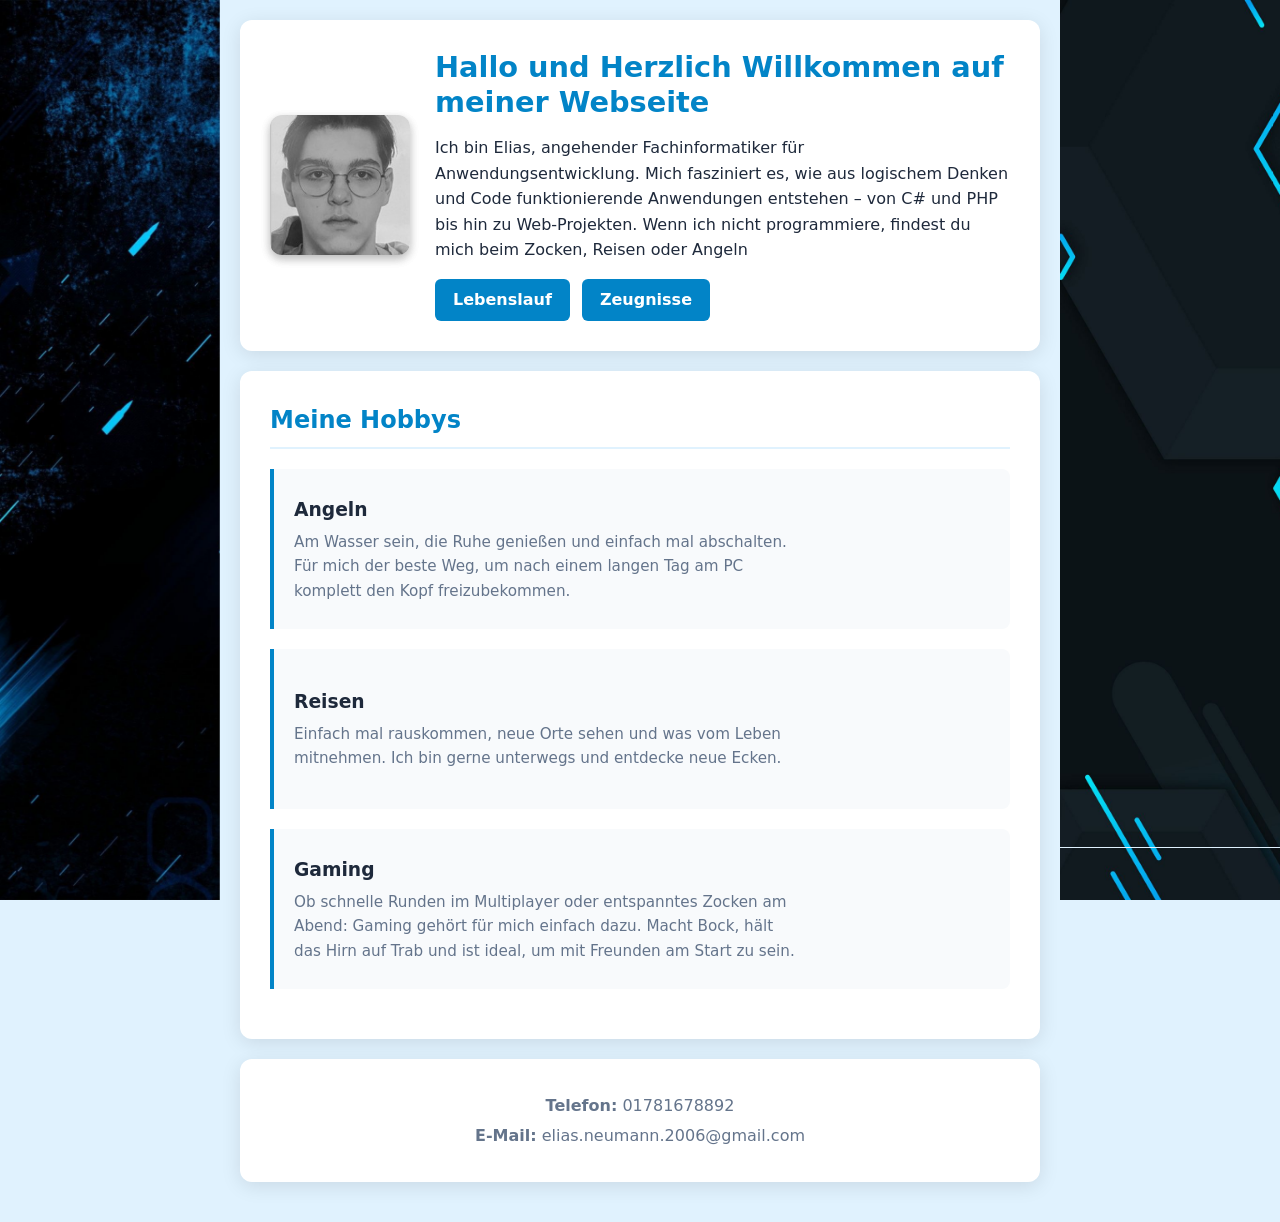
<file: index.html>
<!DOCTYPE html>
<html lang="de">
<head>
    <meta charset="UTF-8">
    <meta name="viewport" content="width=device-width, initial-scale=1.0">
    <title>Mein Portfolio</title>
    <!-- Einbindung der externen CSS-Datei -->
    <link rel="stylesheet" href="Portfoliostyle.css">
</head>
<body>

    <!-- Kopfbereich / Begrüßung -->
    <header>
        <div class="header-container">
            <!-- Platzhalter für das Foto (links) -->
            <div class="header-photo">
                <img src="Foto.jpg" alt="Profilbild von Elias" class="header-photo">
            </div>
            
            <!-- Begrüßungstext und Buttons (rechts) -->
            <div class="header-text">
                <h1>Hallo und Herzlich Willkommen auf meiner Webseite</h1>
                
                <p>Ich bin Elias, angehender Fachinformatiker für Anwendungsentwicklung. Mich fasziniert es,
                    wie aus logischem Denken und Code funktionierende Anwendungen entstehen 
                    – von C# und PHP bis hin zu Web-Projekten. Wenn ich nicht programmiere,
                     findest du mich beim Zocken, Reisen oder Angeln
                </p>  
                
                <nav> 
                    <a href="lebenslauf.html">Lebenslauf</a> 
                    <a href="zeugnisse.html">Zeugnisse</a>
                </nav>
            </div>
        </div>
    </header>

    <!-- Hauptinhalt der Seite -->
    <main>
        <!-- Sektion über meine Hobbys -->
        <section> 
            <h2>Meine Hobbys</h2> 

            <!-- HOBBY 1: ANGELN -->
            <article class="hobby-card">
                <div class="hobby-content">
                    <h3>Angeln</h3>
                    <p>Am Wasser sein, die Ruhe genießen und einfach mal abschalten. Für mich der beste Weg, um nach einem langen Tag am PC komplett den Kopf freizubekommen.</p>
                </div>
                <!-- 3D Prisma Slider -->
                <div class="hobby-slider-3d-stage">
                    <div class="hobby-cube">
                        <img src="angeln1.jpg" alt="Angeln Bild 1" class="slide">
                        <img src="angeln2.jpg" alt="Angeln Bild 2" class="slide">
                        <img src="angeln3.jpg" alt="Angeln Bild 3" class="slide">
                    </div>
                </div>
            </article>

            <!-- HOBBY 2: REISEN -->
            <article class="hobby-card">
                <div class="hobby-content">
                    <h3>Reisen</h3>
                    <p>Einfach mal rauskommen, neue Orte sehen und was vom Leben mitnehmen. Ich bin gerne unterwegs und entdecke neue Ecken.</p>
                </div>
                <!-- 3D Prisma Slider -->
                <div class="hobby-slider-3d-stage">
                    <div class="hobby-cube">
                        <img src="reisen1.jpg" alt="Reisen Bild 1" class="slide">
                        <img src="reisen2.jpg" alt="Reisen Bild 2" class="slide">
                        <img src="reisen3.jpg" alt="Reisen Bild 3" class="slide">
                    </div>
                </div>
            </article>

            <!-- HOBBY 3: GAMING -->
            <article class="hobby-card">
                <div class="hobby-content">
                    <h3>Gaming</h3>
                    <p>Ob schnelle Runden im Multiplayer oder entspanntes Zocken am Abend: Gaming gehört für mich einfach dazu. Macht Bock, hält das Hirn auf Trab und ist ideal, um mit Freunden am Start zu sein.</p>
                </div>
                <!-- 3D Prisma Slider -->
                <div class="hobby-slider-3d-stage">
                    <div class="hobby-cube">
                        <img src="gaming1.jpg" alt="Gaming Bild 1" class="slide">
                        <img src="gaming2.jpg" alt="Gaming Bild 2" class="slide">
                        <img src="gaming3.jpg" alt="Gaming Bild 3" class="slide">
                    </div>
                </div>
            </article>

        </section>
    </main>

    <!-- Fußzeile / Kontakt -->
    <footer>
        <p><strong>Telefon:</strong> 01781678892</p>
        <p><strong>E-Mail:</strong> elias.neumann.2006@gmail.com</p>
    </footer>

</body>
</html>
</file>
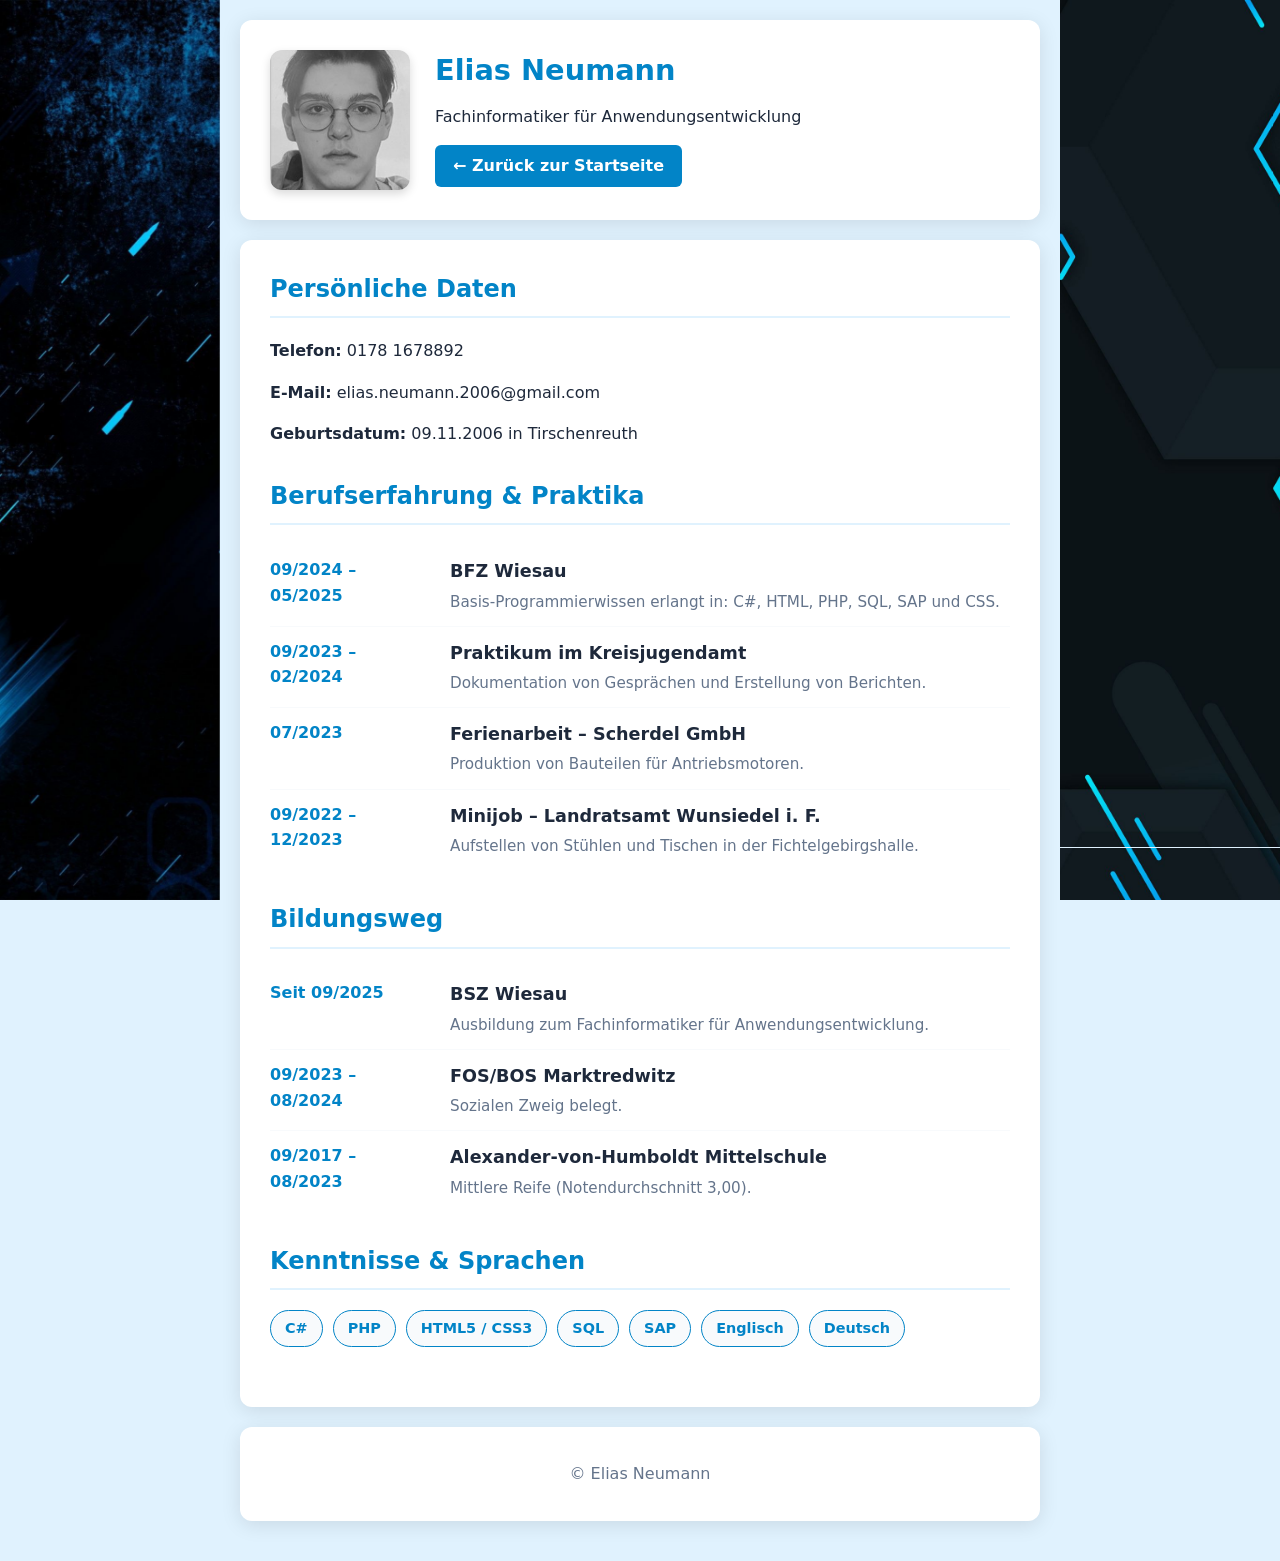
<file: lebenslauf.html>
<!DOCTYPE html>
<html lang="de">
<head>
    <meta charset="UTF-8">
    <meta name="viewport" content="width=device-width, initial-scale=1.0">
    <title>Lebenslauf - Elias Neumann</title>
    <!-- Einbindung der gemeinsamen CSS-Datei -->
    <link rel="stylesheet" href="Portfoliostyle.css">
</head>
<body>

    <!-- Kopfbereich -->
    <header>
        <div class="header-container">
            <!-- Profilbild -->
            <img src="Foto.jpg" alt="Profilbild von Elias Neumann" class="header-photo">
            
            <div class="header-text">
                <h1>Elias Neumann</h1>
                <p>Fachinformatiker für Anwendungsentwicklung</p>
                
                <nav>
                    <a href="index.html">← Zurück zur Startseite</a>
                </nav>
            </div>
        </div>
    </header>

    <!-- Hauptinhalt des Lebenslaufs -->
    <main>
        
        <!-- PERSÖNLICHE DATEN & KONTAKT -->
        <section class="cv-section">
            <h2>Persönliche Daten</h2>
            <div class="cv-grid">
                <div class="cv-item-text">
                    <p><strong>Telefon:</strong> 0178 1678892</p>
                    <p><strong>E-Mail:</strong> elias.neumann.2006@gmail.com</p>
                    <p><strong>Geburtsdatum:</strong> 09.11.2006 in Tirschenreuth</p>
                </div>
            </div>
        </section>

        <!-- BERUFSERFAHRUNG & PRAKTIKA -->
        <section class="cv-section">
            <h2>Berufserfahrung & Praktika</h2>

            <article class="cv-entry">
                <div class="cv-time">09/2024 – 05/2025</div>
                <div class="cv-details">
                    <h3>BFZ Wiesau</h3>
                    <p>Basis-Programmierwissen erlangt in: C#, HTML, PHP, SQL, SAP und CSS.</p>
                </div>
            </article>

            <article class="cv-entry">
                <div class="cv-time">09/2023 – 02/2024</div>
                <div class="cv-details">
                    <h3>Praktikum im Kreisjugendamt</h3>
                    <p>Dokumentation von Gesprächen und Erstellung von Berichten.</p>
                </div>
            </article>

            <article class="cv-entry">
                <div class="cv-time">07/2023</div>
                <div class="cv-details">
                    <h3>Ferienarbeit – Scherdel GmbH</h3>
                    <p>Produktion von Bauteilen für Antriebsmotoren.</p>
                </div>
            </article>

            <article class="cv-entry">
                <div class="cv-time">09/2022 – 12/2023</div>
                <div class="cv-details">
                    <h3>Minijob – Landratsamt Wunsiedel i. F.</h3>
                    <p>Aufstellen von Stühlen und Tischen in der Fichtelgebirgshalle.</p>
                </div>
            </article>

        </section>

        <!-- BILDUNGSWEG -->
        <section class="cv-section">
            <h2>Bildungsweg</h2>

            <article class="cv-entry">
                <div class="cv-time">Seit 09/2025</div>
                <div class="cv-details">
                    <h3>BSZ Wiesau</h3>
                    <p>Ausbildung zum Fachinformatiker für Anwendungsentwicklung.</p>
                </div>
            </article>

            <article class="cv-entry">
                <div class="cv-time">09/2023 – 08/2024</div>
                <div class="cv-details">
                    <h3>FOS/BOS Marktredwitz</h3>
                    <p>Sozialen Zweig belegt.</p>
                </div>
            </article>

            <article class="cv-entry">
                <div class="cv-time">09/2017 – 08/2023</div>
                <div class="cv-details">
                    <h3>Alexander-von-Humboldt Mittelschule</h3>
                    <p>Mittlere Reife (Notendurchschnitt 3,00).</p>
                </div>
            </article>

        </section>

        <!-- KENNTNISSE -->
        <section class="cv-section">
            <h2>Kenntnisse & Sprachen</h2>
            <div class="cv-skills">
                <span class="skill-tag">C#</span>
                <span class="skill-tag">PHP</span>
                <span class="skill-tag">HTML5 / CSS3</span>
                <span class="skill-tag">SQL</span>
                <span class="skill-tag">SAP</span>
                <span class="skill-tag">Englisch</span>
                <span class="skill-tag">Deutsch</span>
            </div>
        </section>

    </main>

    
    <!-- Fußzeile -->
    <footer>
        <p>© Elias Neumann</p>
    </footer>

</body>
</html>
</file>
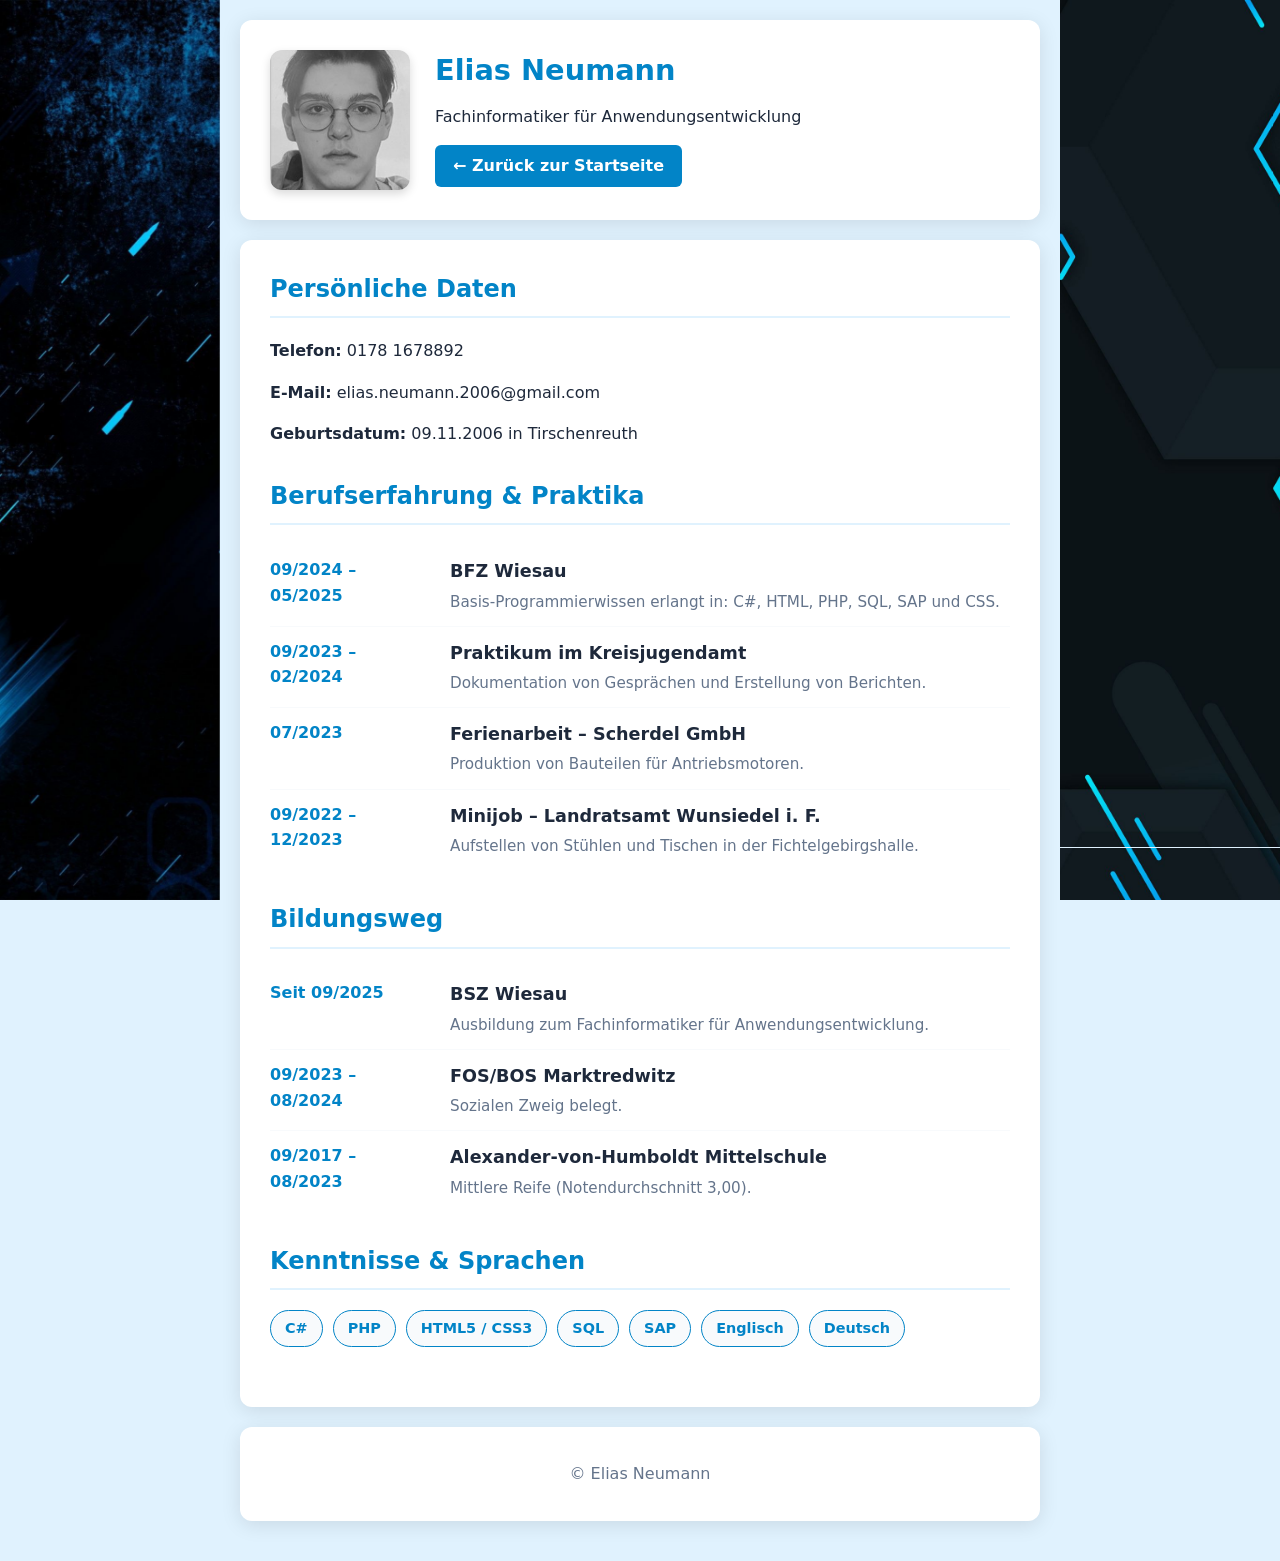
<file: Lebenslauf.html>
<!DOCTYPE html>
<html lang="de">
<head>
    <meta charset="UTF-8">
    <meta name="viewport" content="width=device-width, initial-scale=1.0">
    <title>Lebenslauf - Elias Neumann</title>
    <!-- Einbindung der gemeinsamen CSS-Datei -->
    <link rel="stylesheet" href="Portfoliostyle.css">
</head>
<body>

    <!-- Kopfbereich -->
    <header>
        <div class="header-container">
            <!-- Profilbild -->
            <img src="Foto.jpg" alt="Profilbild von Elias Neumann" class="header-photo">
            
            <div class="header-text">
                <h1>Elias Neumann</h1>
                <p>Fachinformatiker für Anwendungsentwicklung</p>
                
                <nav>
                    <a href="startseite.php">← Zurück zur Startseite</a>
                </nav>
            </div>
        </div>
    </header>

    <!-- Hauptinhalt des Lebenslaufs -->
    <main>
        
        <!-- PERSÖNLICHE DATEN & KONTAKT -->
        <section class="cv-section">
            <h2>Persönliche Daten</h2>
            <div class="cv-grid">
                <div class="cv-item-text">
                    <p><strong>Telefon:</strong> 0178 1678892</p>
                    <p><strong>E-Mail:</strong> elias.neumann.2006@gmail.com</p>
                    <p><strong>Geburtsdatum:</strong> 09.11.2006 in Tirschenreuth</p>
                </div>
            </div>
        </section>

        <!-- BERUFSERFAHRUNG & PRAKTIKA -->
        <section class="cv-section">
            <h2>Berufserfahrung & Praktika</h2>

            <article class="cv-entry">
                <div class="cv-time">09/2024 – 05/2025</div>
                <div class="cv-details">
                    <h3>BFZ Wiesau</h3>
                    <p>Basis-Programmierwissen erlangt in: C#, HTML, PHP, SQL, SAP und CSS.</p>
                </div>
            </article>

            <article class="cv-entry">
                <div class="cv-time">09/2023 – 02/2024</div>
                <div class="cv-details">
                    <h3>Praktikum im Kreisjugendamt</h3>
                    <p>Dokumentation von Gesprächen und Erstellung von Berichten.</p>
                </div>
            </article>

            <article class="cv-entry">
                <div class="cv-time">07/2023</div>
                <div class="cv-details">
                    <h3>Ferienarbeit – Scherdel GmbH</h3>
                    <p>Produktion von Bauteilen für Antriebsmotoren.</p>
                </div>
            </article>

            <article class="cv-entry">
                <div class="cv-time">09/2022 – 12/2023</div>
                <div class="cv-details">
                    <h3>Minijob – Landratsamt Wunsiedel i. F.</h3>
                    <p>Aufstellen von Stühlen und Tischen in der Fichtelgebirgshalle.</p>
                </div>
            </article>

        </section>

        <!-- BILDUNGSWEG -->
        <section class="cv-section">
            <h2>Bildungsweg</h2>

            <article class="cv-entry">
                <div class="cv-time">Seit 09/2025</div>
                <div class="cv-details">
                    <h3>BSZ Wiesau</h3>
                    <p>Ausbildung zum Fachinformatiker für Anwendungsentwicklung.</p>
                </div>
            </article>

            <article class="cv-entry">
                <div class="cv-time">09/2023 – 08/2024</div>
                <div class="cv-details">
                    <h3>FOS/BOS Marktredwitz</h3>
                    <p>Sozialen Zweig belegt.</p>
                </div>
            </article>

            <article class="cv-entry">
                <div class="cv-time">09/2017 – 08/2023</div>
                <div class="cv-details">
                    <h3>Alexander-von-Humboldt Mittelschule</h3>
                    <p>Mittlere Reife (Notendurchschnitt 3,00).</p>
                </div>
            </article>

        </section>

        <!-- KENNTNISSE -->
        <section class="cv-section">
            <h2>Kenntnisse & Sprachen</h2>
            <div class="cv-skills">
                <span class="skill-tag">C#</span>
                <span class="skill-tag">PHP</span>
                <span class="skill-tag">HTML5 / CSS3</span>
                <span class="skill-tag">SQL</span>
                <span class="skill-tag">SAP</span>
                <span class="skill-tag">Englisch</span>
                <span class="skill-tag">Deutsch</span>
            </div>
        </section>

    </main>

    
    <!-- Fußzeile -->
    <footer>
        <p>© Elias Neumann</p>
    </footer>

</body>
</html>
</file>
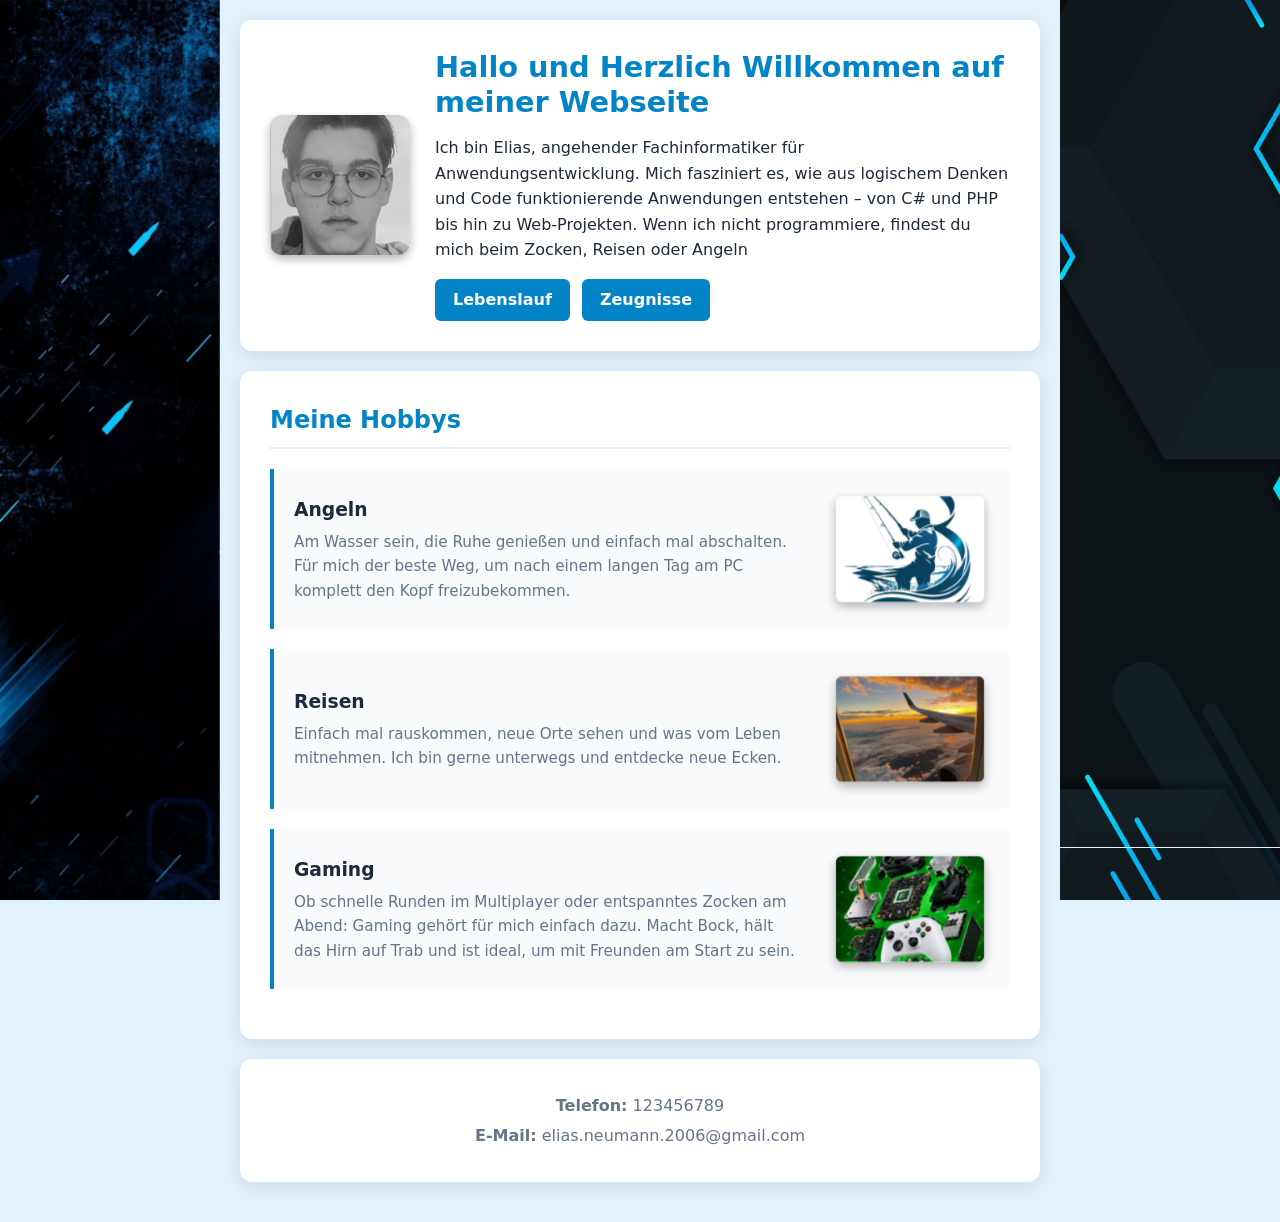
<file: startseite.html>
<!DOCTYPE html>
<html lang="de">
<head>
    <meta charset="UTF-8">
    <meta name="viewport" content="width=device-width, initial-scale=1.0">
    <title>Mein Portfolio</title>
    <!-- Einbindung der externen CSS-Datei -->
    <link rel="stylesheet" href="Portfoliostyle.css">
</head>
<body>

    <!-- Kopfbereich / Begrüßung -->
    <header>
        <div class="header-container">
            <!-- Platzhalter für das Foto (links) -->
            <div class="header-photo">
                <img src="Foto.jpg" alt="Profilbild von Elias" class="header-photo">
            </div>
            
            <!-- Begrüßungstext und Buttons (rechts) -->
            <div class="header-text">
                <h1>Hallo und Herzlich Willkommen auf meiner Webseite</h1>
                
                <p>Ich bin Elias, angehender Fachinformatiker für Anwendungsentwicklung. Mich fasziniert es,
                    wie aus logischem Denken und Code funktionierende Anwendungen entstehen 
                    – von C# und PHP bis hin zu Web-Projekten. Wenn ich nicht programmiere,
                     findest du mich beim Zocken, Reisen oder Angeln
                </p>  
                
                <nav> 
                    <a href="lebenslauf.html">Lebenslauf</a> 
                    <a href="zeugnisse.html">Zeugnisse</a>
                </nav>
            </div>
        </div>
    </header>

    <!-- Hauptinhalt der Seite -->
    <main>
        <!-- Sektion über meine Hobbys -->
        <section> 
            <h2>Meine Hobbys</h2> 

            <!-- HOBBY 1: ANGELN -->
            <article class="hobby-card">
                <div class="hobby-content">
                    <h3>Angeln</h3>
                    <p>Am Wasser sein, die Ruhe genießen und einfach mal abschalten. Für mich der beste Weg, um nach einem langen Tag am PC komplett den Kopf freizubekommen.</p>
                </div>
                <!-- 3D Prisma Slider -->
                <div class="hobby-slider-3d-stage">
                    <div class="hobby-cube">
                        <img src="angeln1.jpg" alt="Angeln Bild 1" class="slide">
                        <img src="angeln2.jpg" alt="Angeln Bild 2" class="slide">
                        <img src="angeln3.jpg" alt="Angeln Bild 3" class="slide">
                    </div>
                </div>
            </article>

            <!-- HOBBY 2: REISEN -->
            <article class="hobby-card">
                <div class="hobby-content">
                    <h3>Reisen</h3>
                    <p>Einfach mal rauskommen, neue Orte sehen und was vom Leben mitnehmen. Ich bin gerne unterwegs und entdecke neue Ecken.</p>
                </div>
                <!-- 3D Prisma Slider -->
                <div class="hobby-slider-3d-stage">
                    <div class="hobby-cube">
                        <img src="reisen1.jpg" alt="Reisen Bild 1" class="slide">
                        <img src="reisen2.jpg" alt="Reisen Bild 2" class="slide">
                        <img src="reisen3.jpg" alt="Reisen Bild 3" class="slide">
                    </div>
                </div>
            </article>

            <!-- HOBBY 3: GAMING -->
            <article class="hobby-card">
                <div class="hobby-content">
                    <h3>Gaming</h3>
                    <p>Ob schnelle Runden im Multiplayer oder entspanntes Zocken am Abend: Gaming gehört für mich einfach dazu. Macht Bock, hält das Hirn auf Trab und ist ideal, um mit Freunden am Start zu sein.</p>
                </div>
                <!-- 3D Prisma Slider -->
                <div class="hobby-slider-3d-stage">
                    <div class="hobby-cube">
                        <img src="gaming1.jpg" alt="Gaming Bild 1" class="slide">
                        <img src="gaming2.jpg" alt="Gaming Bild 2" class="slide">
                        <img src="gaming3.jpg" alt="Gaming Bild 3" class="slide">
                    </div>
                </div>
            </article>

        </section>
    </main>

    <!-- Fußzeile / Kontakt -->
    <footer>
        <p><strong>Telefon:</strong> 123456789</p>
        <p><strong>E-Mail:</strong> elias.neumann.2006@gmail.com</p>
    </footer>

</body>
</html>
</file>
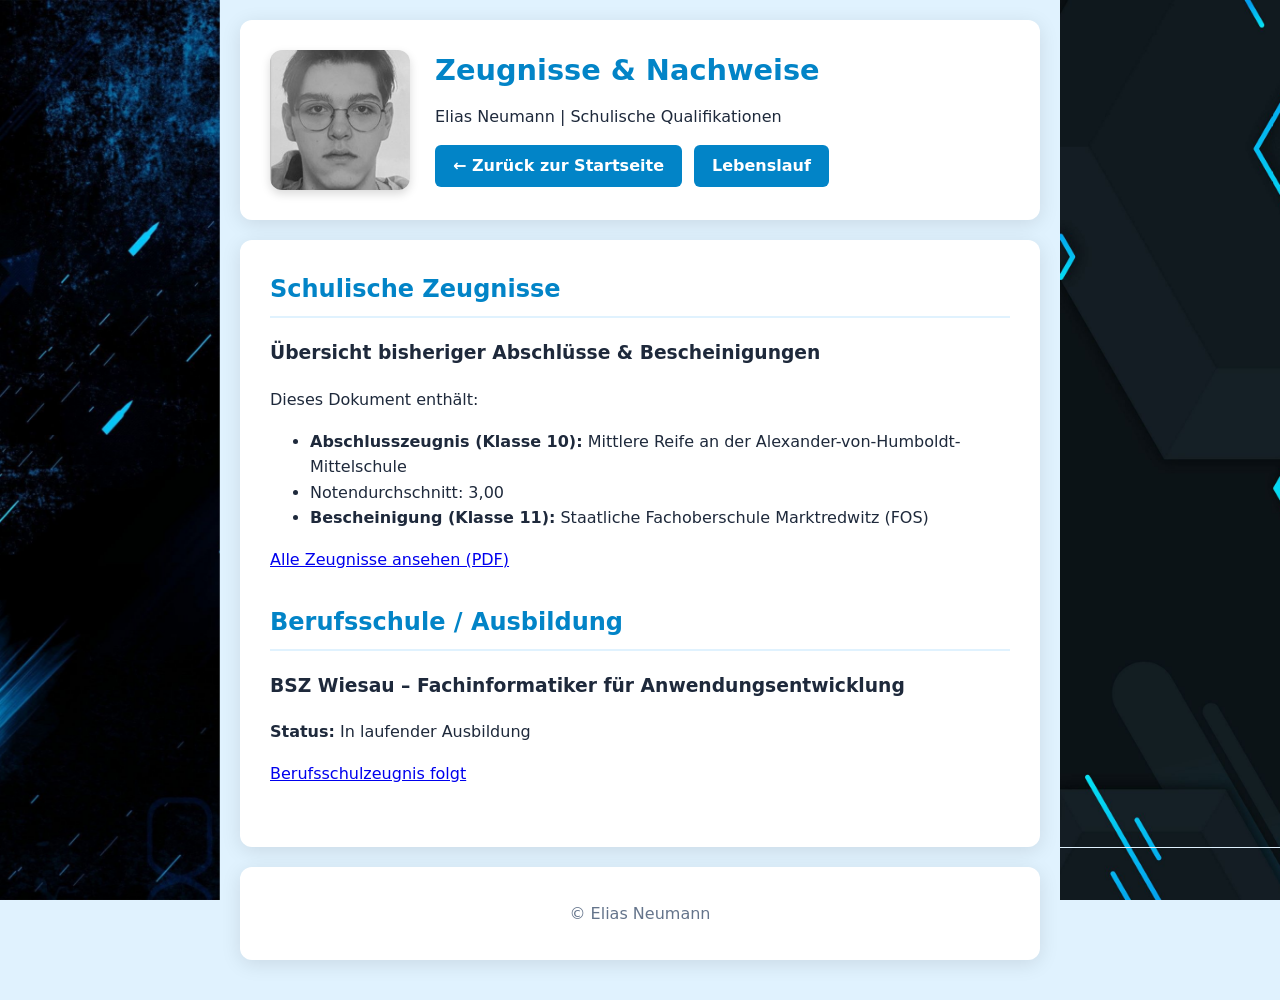
<file: zeugnisse.html>
<!DOCTYPE html>
<html lang="de">
<head>
    <meta charset="UTF-8">
    <meta name="viewport" content="width=device-width, initial-scale=1.0">
    <title>Zeugnisse - Elias Neumann</title>
    <!-- Einbindung der gemeinsamen CSS-Datei -->
    <link rel="stylesheet" href="Portfoliostyle.css">
</head>
<body>

    <!-- Kopfbereich -->
    <header>
        <div class="header-container">
            <img src="Foto.jpg" alt="Profilbild von Elias Neumann" class="header-photo">
            
            <div class="header-text">
                <h1>Zeugnisse & Nachweise</h1>
                <p>Elias Neumann | Schulische Qualifikationen</p>
                
                <nav>
                    <a href="index.html">← Zurück zur Startseite</a>
                    <a href="lebenslauf.html">Lebenslauf</a>
                </nav>
            </div>
        </div>
    </header>

    <!-- Hauptinhalt -->
    <main>
        
        <!-- SCHULISCHE ZEUGNISSE -->
        <section class="cv-section">
            <h2>Schulische Zeugnisse</h2>
            
            <article class="cv-card-simple">
                <h3>Übersicht bisheriger Abschlüsse & Bescheinigungen</h3>
                <p>Dieses Dokument enthält:</p>
                <ul>
                    <li><strong>Abschlusszeugnis (Klasse 10):</strong> Mittlere Reife an der Alexander-von-Humboldt-Mittelschule</li>
                    <li>Notendurchschnitt: 3,00</li>
                    <li><strong>Bescheinigung (Klasse 11):</strong> Staatliche Fachoberschule Marktredwitz (FOS)</li>
                </ul>
                
                <!-- Ein einziger Button für deine PDF-Datei -->
                <div class="cert-actions">
                    <a href="Zeugnisse.pdf" target="_blank" class="btn-cert">Alle Zeugnisse ansehen (PDF)</a>
                </div>
            </article>
        </section>

        <!-- AUSBILDUNG (ZUKUNFT/AKTUELL) -->
        <section class="cv-section">
            <h2>Berufsschule / Ausbildung</h2>
            <article class="cv-card-simple">
                <h3>BSZ Wiesau – Fachinformatiker für Anwendungsentwicklung</h3>
                <p><strong>Status:</strong> In laufender Ausbildung</p>
                
                <div class="cert-actions">
                    <a href="#" class="btn-cert disabled">Berufsschulzeugnis folgt</a>
                </div>
            </article>
        </section>

    </main>

    <!-- Fußzeile -->
    <footer>
        <p>© Elias Neumann</p>
    </footer>

</body>
</html>
</file>
<file: Portfoliostyle.css>
/* ============================================================
   1. Grundlegendes Styling, Farben & Variablen
   ============================================================ */
:root {
    --bg-color: #e0f2fe;        /* Sanftes Babyblau */
    --card-bg: #ffffff;         /* Weiß für die Karten */
    --primary: #0284c7;         /* Kräftiges Blau */
    --primary-hover: #0369a1;   /* Dunkleres Blau für Hover */
    --text-main: #1e293b;       /* Dunkles Grau */
    --text-muted: #64748b;      /* Dezentere Textfarbe */
    --accent: #f8fafc;          /* Sehr helles Grau */
}

* {
    box-sizing: border-box; /* Wichtig für korrekte Größenberechnung */
}

body {
    font-family: 'Segoe UI', system-ui, -apple-system, sans-serif;
    color: var(--text-main);
    margin: 0;
    padding: 20px;
    line-height: 1.6;
    background-color: var(--bg-color);
}

/* ============================================================
   2. 3D-Hintergrund-Banner (Links & Rechts)
   ============================================================ */
/* Wir nutzen Pseudo-Elemente, um die Banner stabil zu platzieren */
body::before,
body::after {
    content: "";
    position: fixed;
    top: 0;
    width: calc(50vw - 420px); /* Symmetrische Breite */
    height: 100vh;
    background-size: cover;
    background-position: center;
    background-repeat: no-repeat;
    z-index: -1; /* Hinter dem Inhalt */
}

/* Linkes Banner */
body::before {
    left: 0;
    background-image: url('banner-links.jpg'); /* Prüfe, ob die Datei existiert! */
}

/* Rechtes Banner */
body::after {
    right: 0;
    background-image: url('banner-rechts.jpg'); /* Prüfe, ob die Datei existiert! */
}

/* Banner ausblenden auf schmalen Bildschirmen */
@media (max-width: 1100px) {
    body::before, body::after {
        display: none;
    }
}

/* ============================================================
   3. Zentrierter Hauptcontainer (Karten-Stil)
   ============================================================ */
header, main, footer {
    max-width: 800px;
    margin: 0 auto 20px auto; /* Exakte Zentrierung */
    background-color: var(--card-bg);
    padding: 30px;
    border-radius: 12px;
    box-shadow: 0 4px 20px rgba(0, 0, 0, 0.1);
    position: relative;
    z-index: 10;
}

/* ============================================================
   4. Header Layout (Foto links, Text rechts)
   ============================================================ */
.header-container {
    display: flex;
    align-items: center;
    gap: 25px;
}

.header-photo {
    width: 140px;
    height: 140px;
    object-fit: cover; /* Wichtig: Das Bild passt sich perfekt an, ohne verzerrt zu werden */
    border-radius: 12px; /* Schöne abgerundete Ecken */
    box-shadow: 0 4px 10px rgba(0, 0, 0, 0.15); /* Subtiler Schatten für Tiefenwirkung */
    flex-shrink: 0;
}

.header-text {
    flex-grow: 1;
}

h1 {
    margin: 0 0 10px 0;
    color: var(--primary);
    font-size: 1.8rem;
    line-height: 1.2;
}

nav {
    margin-top: 15px;
    display: flex;
    gap: 12px;
}

nav a {
    padding: 8px 18px;
    background-color: var(--primary);
    color: white;
    text-decoration: none;
    border-radius: 6px;
    font-weight: 600;
    transition: background-color 0.2s;
}

nav a:hover {
    background-color: var(--primary-hover);
}

/* ============================================================
   5. Hobbys & 3D-Prisma-Slider
   ============================================================ */
h2 {
    color: var(--primary);
    border-bottom: 2px solid var(--bg-color);
    padding-bottom: 8px;
    margin-top: 0;
}

/* Die Karte, die Text und 3D-Würfel hält */
.hobby-card {
    display: flex;
    align-items: center;
    gap: 30px;
    background-color: var(--accent);
    border-left: 4px solid var(--primary);
    padding: 20px;
    margin-bottom: 20px;
    border-radius: 0 8px 8px 0;
    overflow: hidden; /* Verhindert, dass der 3D-Würfel raussteht */
}

.hobby-content {
    flex: 1;
}

.hobby-content h3 {
    margin: 0 0 5px 0;
}

.hobby-content p {
    margin: 0;
    color: var(--text-muted);
    font-size: 0.95rem;
}

/* 3D-Bühne (Der Container, der die Perspektive gibt) */
.hobby-slider-3d-stage {
    width: 160px; /* Breite des 3D-Bereichs */
    height: 120px;
    flex-shrink: 0; /* Wichtig: Behält die Größe */
    perspective: 800px; /* Erzeugt 3D-Tiefe */
    display: flex;
    justify-content: center;
    align-items: center;
}

/* Der rotierende Körper */
.hobby-cube {
    width: 100%;
    height: 100%;
    position: relative;
    transform-style: preserve-3d; /* Wichtig für echtes 3D */
    animation: rotatePrism 15s infinite linear; /* Etwas langsamer */
}

/* Die einzelnen Bilder */
.hobby-cube .slide {
    position: absolute;
    width: 140px; /* Feste Breite für die 3D-Seiten */
    height: 100px; /* Feste Höhe */
    left: 10px;
    top: 10px;
    object-fit: cover;
    border-radius: 6px;
    box-shadow: 0 4px 10px rgba(0,0,0,0.3);
    backface-visibility: hidden; /* Verbessert Performance und Optik */
}

/* 3D-Positionierung (Dreieck mit translateZ nach außen) */
.hobby-cube .slide:nth-child(1) {
    transform: rotateY(0deg) translateZ(45px);
}

.hobby-cube .slide:nth-child(2) {
    transform: rotateY(120deg) translateZ(40px);
}

.hobby-cube .slide:nth-child(3) {
    transform: rotateY(240deg) translateZ(50px);
}

/* Die Drehanimation */
@keyframes rotatePrism {
    from { transform: rotateY(0deg); }
    to { transform: rotateY(360deg); }
}

/* ============================================================
   6. Footer
   ============================================================ */
footer {
    text-align: center;
    color: var(--text-muted);
}

footer p {
    margin: 4px 0;
}

/*=============================================================
7.Banner an der Seite
===============================================================*/

/* Linkes Banner */
body::before {
    left: 0;
    background-image: url('links.jpg'); /* Hier den Namen deines linken Bildes eintragen */
}

/* Rechtes Banner */
body::after {
    right: 0;
    background-image: url('rechts.jpg'); /* Hier den Namen deines rechten Bildes eintragen */
}

/* ============================================================
   8. Lebenslauf spezifische Styles
   ============================================================ */
.cv-section {
    margin-bottom: 30px;
}

.cv-entry {
    display: flex;
    gap: 20px;
    padding: 12px 0;
    border-bottom: 1px solid var(--accent);
}

.cv-entry:last-child {
    border-bottom: none;
}

.cv-time {
    width: 160px;
    font-weight: 600;
    color: var(--primary);
    flex-shrink: 0;
}

.cv-details {
    flex-grow: 1;
}

.cv-details h3 {
    margin: 0 0 4px 0;
    font-size: 1.1rem;
}

.cv-details p {
    margin: 0;
    color: var(--text-muted);
    font-size: 0.95rem;
}

/* Skill Tags (C#, PHP, etc.) */
.cv-skills {
    display: flex;
    flex-wrap: wrap;
    gap: 10px;
    margin-top: 10px;
}

.skill-tag {
    background-color: var(--accent);
    color: var(--primary);
    border: 1px solid var(--primary);
    padding: 6px 14px;
    border-radius: 20px;
    font-weight: 600;
    font-size: 0.9rem;
}
/* ============================================================
   RESPONSIVE DESIGN (Für Smartphones & Tablets)
   ============================================================ */

/* Tablets & mobile Bildschirme (Unter 768px Breite) */
@media (max-width: 768px) {

    /* Header flexibel untereinander anordnen */
    .header-container {
        flex-direction: column;
        text-align: center;
        gap: 20px;
    }

    .header-photo {
        margin: 0 auto;
        width: 130px;
        height: 130px;
    }

    /* Navigations-Buttons zentrieren & gut tippbar machen */
    nav {
        display: flex;
        flex-direction: column;
        gap: 10px;
        align-items: stretch;
    }

    nav a {
        display: block;
        width: 100%;
        box-sizing: border-box;
        padding: 12px;
        text-align: center;
    }

    /* Hauptbereich & Abstände auf Mobilgeräten anpassen */
    main {
        padding: 15px;
    }

    /* Hobby-Karten hochkant stapeln */
    .hobby-card {
        flex-direction: column;
        gap: 20px;
        padding: 20px;
    }

    /* 3D Slider / Bildbereich auf Handys anpassen */
    .hobby-slider-3d-stage {
        width: 100%;
        max-width: 260px;
        height: 180px;
        margin: 0 auto;
    }

    /* Lebenslauf-Einträge auf Handys übersichtlich stapeln */
    .cv-entry {
        flex-direction: column;
        gap: 5px;
    }

    .cv-time {
        min-width: auto;
        font-weight: bold;
        color: var(--primary);
    }

    .cv-skills {
        justify-content: center;
    }
}

/* Sehr kleine Handys (Unter 480px Breite) */
@media (max-width: 480px) {
    h1 {
        font-size: 1.5rem;
    }

    h2 {
        font-size: 1.3rem;
    }

    .hobby-slider-3d-stage {
        max-width: 220px;
        height: 150px;
    }
}
</file>
